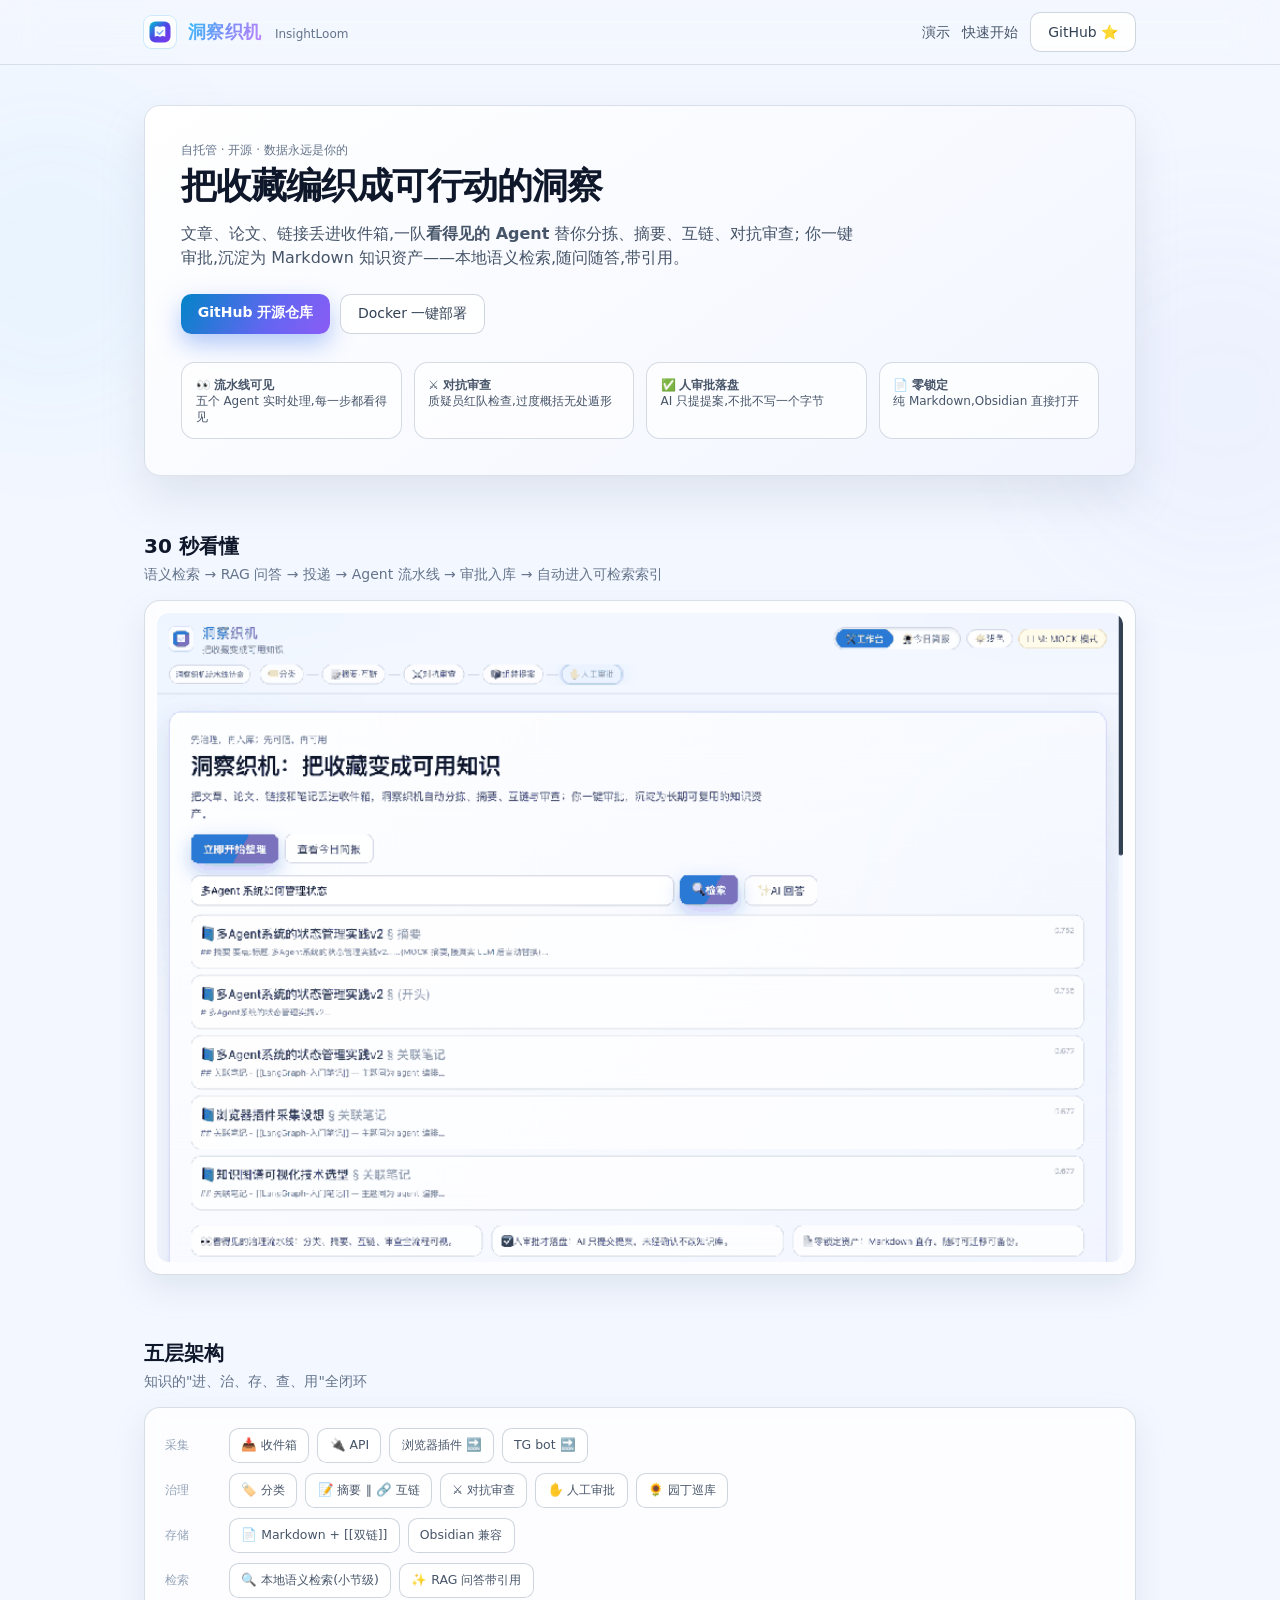
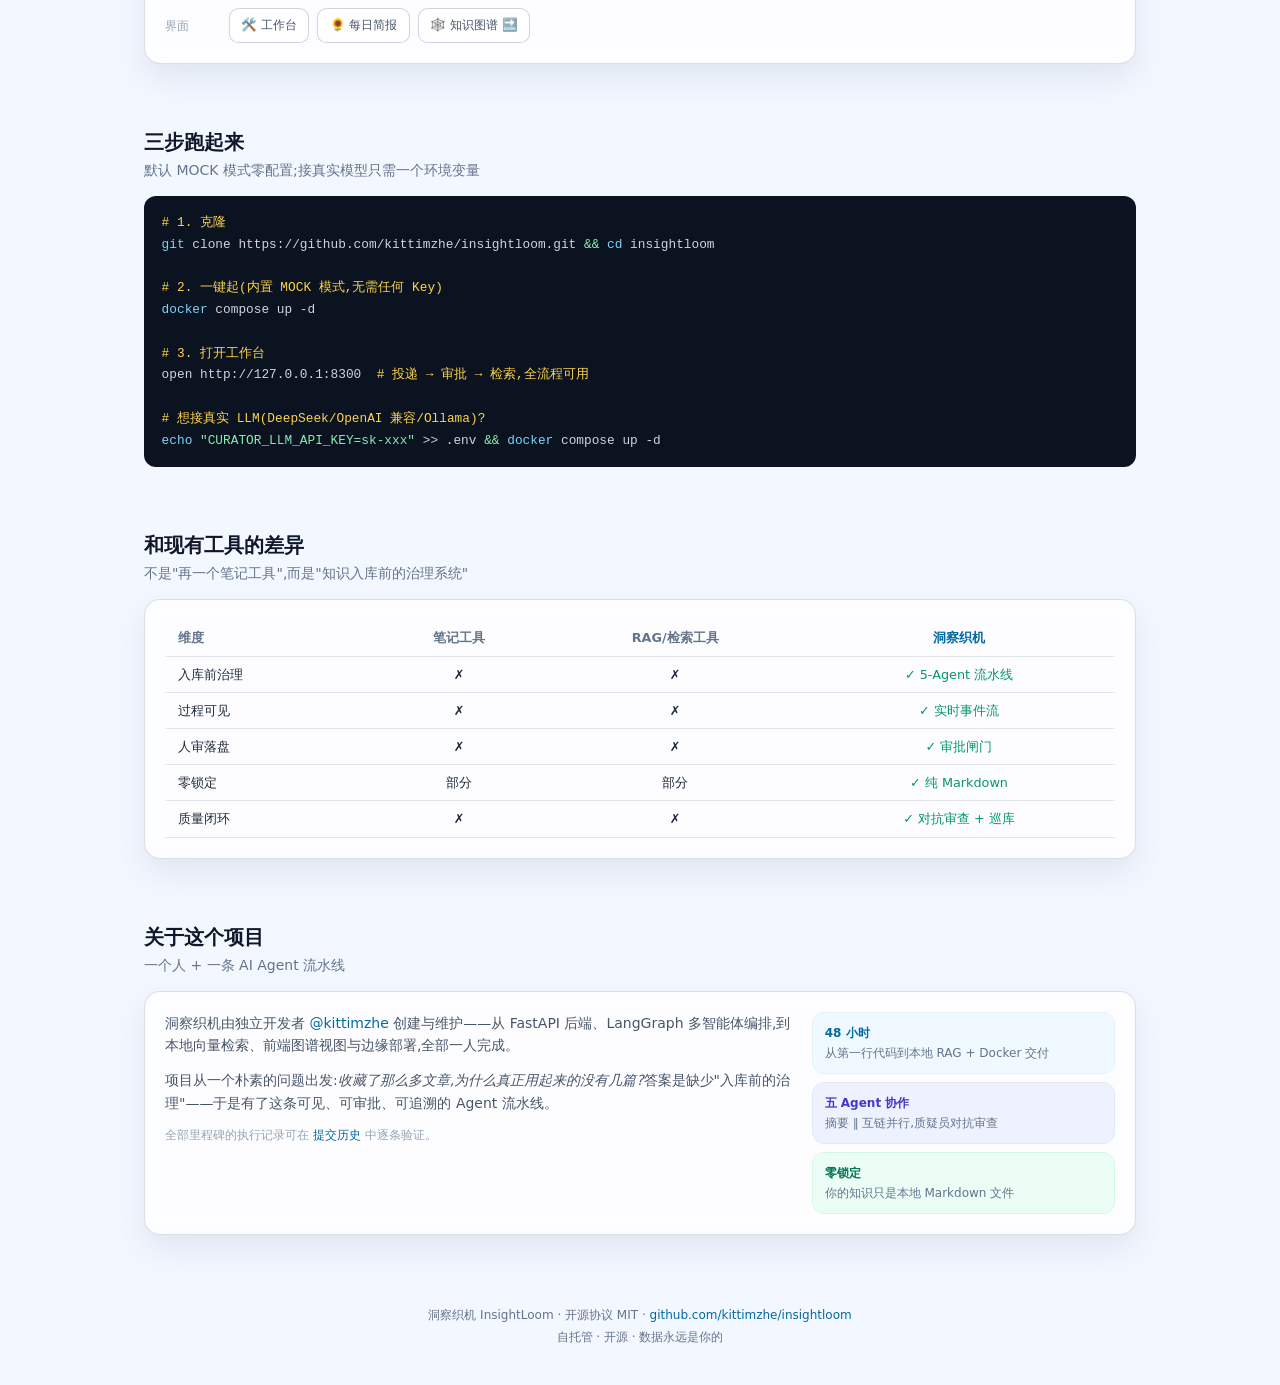
<file: site/index.html>
<!DOCTYPE html>
<html lang="zh-CN">
<head>
<meta charset="UTF-8">
<meta name="viewport" content="width=device-width, initial-scale=1.0">
<title>洞察织机 InsightLoom — 把收藏变成可用知识</title>
<meta name="description" content="洞察织机(InsightLoom)是自托管的 AI 知识治理工作台:一队看得见的 Agent 替你分拣、摘要、互链、对抗审查,你审批后落盘为 Markdown 知识资产,本地语义检索随问随答。">
<meta name="keywords" content="洞察织机,InsightLoom,知识管理,AI 笔记,自托管,知识库,Markdown,Obsidian,LangGraph,multi-agent">
<meta name="theme-color" content="#0ea5e9">
<link rel="canonical" href="https://insightloomapp.com/">
<meta property="og:type" content="website">
<meta property="og:site_name" content="洞察织机 InsightLoom">
<meta property="og:title" content="洞察织机 InsightLoom — 把收藏变成可用知识">
<meta property="og:description" content="一队看得见的 AI 图书管理员:分拣、摘要、互链、对抗审查,你审批后才落盘。本地语义检索,RAG 问答带引用。">
<meta property="og:url" content="https://insightloomapp.com/">
<meta property="og:image" content="https://insightloomapp.com/assets/og-image-insightloom-minimal.png">
<meta name="twitter:card" content="summary">
<meta name="twitter:title" content="洞察织机 InsightLoom — 把收藏变成可用知识">
<meta name="twitter:description" content="可见 multi-agent 治理流水线 + 人工审批 + 零锁定 Markdown + 本地语义检索。">
<meta name="twitter:image" content="https://insightloomapp.com/assets/og-image-insightloom-minimal.png">
<link rel="icon" type="image/svg+xml" href="assets/favicon-insightloom.svg">
<script src="assets/tailwind.js"></script>
<style>
  body {
    background:
      radial-gradient(980px 460px at 8% -10%, rgba(56, 189, 248, .18), transparent 60%),
      radial-gradient(840px 420px at 96% -8%, rgba(129, 140, 248, .16), transparent 58%),
      #f3f7ff;
  }
  .bg-orb { position: fixed; border-radius: 9999px; filter: blur(64px); pointer-events: none; z-index: 0; opacity: .28; }
  .orb-left { width: 320px; height: 320px; left: -110px; top: 100px; background: rgba(56,189,248,.18); }
  .orb-right { width: 360px; height: 360px; right: -120px; top: 220px; background: rgba(129,140,248,.16); }
  .brand-grad { background: linear-gradient(120deg,#38bdf8 0%,#818cf8 55%,#c084fc 100%); -webkit-background-clip: text; background-clip: text; color: transparent; }
  .glass-panel { background: rgba(255,255,255,.78); border: 1px solid rgba(148,163,184,.35); box-shadow: 0 14px 30px rgba(148,163,184,.2); backdrop-filter: blur(10px); }
  .hero-panel { background: linear-gradient(145deg, rgba(255,255,255,.96), rgba(241,245,255,.96)); border: 1px solid rgba(148,163,184,.3); box-shadow: 0 22px 42px rgba(148,163,184,.22); }
  .btn-primary { background: linear-gradient(120deg,#0284c7,#6366f1 60%,#8b5cf6); color:#fff; border-radius:.65rem; padding:.55rem 1.05rem; font-size:.875rem; font-weight:600; transition:.2s; box-shadow:0 10px 24px rgba(37,99,235,.35); display:inline-block; }
  .btn-primary:hover { transform: translateY(-1px); filter: brightness(1.06); }
  .btn-secondary { background: rgba(255,255,255,.88); color:#334155; border:1px solid rgba(148,163,184,.45); border-radius:.65rem; padding:.55rem 1.05rem; font-size:.875rem; transition:.2s; display:inline-block; }
  .btn-secondary:hover { color:#0f172a; border-color: rgba(56,189,248,.42); background: rgba(255,255,255,.98); }
  .feature-tile { border:1px solid rgba(148,163,184,.38); background: rgba(255,255,255,.74); border-radius:.85rem; padding:.85rem; color:#475569; transition:.2s; }
  .feature-tile:hover { border-color: rgba(125,211,252,.45); color:#334155; transform: translateY(-1px); }
  .layer-chip { border:1px solid rgba(148,163,184,.45); background:rgba(255,255,255,.85); border-radius:.6rem; padding:.45rem .7rem; font-size:.78rem; color:#475569; }
  .code-block { background:#0b1220; color:#cbd5e1; border-radius:.75rem; padding:1rem 1.1rem; font-size:.8rem; font-family:ui-monospace,Menlo,monospace; overflow-x:auto; line-height:1.7; }
  .code-block .c1{color:#7dd3fc} .code-block .c2{color:#86efac} .code-block .c3{color:#fcd34d}
  table.cmp { border-collapse: separate; border-spacing: 0; }
  table.cmp th, table.cmp td { padding:.5rem .8rem; font-size:.8rem; border-bottom:1px solid rgba(148,163,184,.25); text-align:center; }
  table.cmp th:first-child, table.cmp td:first-child { text-align:left; }
</style>
</head>
<body class="text-slate-800 min-h-screen antialiased relative">
<div class="bg-orb orb-left"></div><div class="bg-orb orb-right"></div>

<header class="border-b border-slate-300/70 bg-white/78 backdrop-blur-xl sticky top-0 z-40">
  <div class="max-w-5xl mx-auto px-4 py-3 flex items-center gap-3">
    <div class="w-8 h-8 rounded-lg overflow-hidden shadow-sm ring-1 ring-sky-200/70 bg-white/70 grid place-items-center">
      <img src="assets/icon-insightloom-mark.svg" alt="洞察织机图标" class="w-7 h-7 object-contain">
    </div>
    <div>
      <span class="text-lg font-bold tracking-wide brand-grad">洞察织机</span>
      <span class="ml-2 text-xs text-slate-500">InsightLoom</span>
    </div>
    <nav class="ml-auto flex items-center gap-3 text-sm">
      <a href="#demo" class="text-slate-600 hover:text-sky-700 transition hidden sm:inline">演示</a>
      <a href="#quickstart" class="text-slate-600 hover:text-sky-700 transition hidden sm:inline">快速开始</a>
      <a href="https://github.com/kittimzhe/insightloom" target="_blank" class="btn-secondary">GitHub ⭐</a>
    </nav>
  </div>
</header>

<main class="relative z-10 max-w-5xl mx-auto px-4">

  <!-- Hero -->
  <section class="pt-10 pb-6">
    <div class="hero-panel rounded-2xl p-7 md:p-9">
      <p class="text-xs text-slate-500 mb-2">自托管 · 开源 · 数据永远是你的</p>
      <h1 class="text-3xl md:text-4xl font-bold tracking-tight text-slate-900 leading-tight">把收藏编织成<br class="md:hidden">可行动的洞察</h1>
      <p class="text-sm md:text-base text-slate-600 mt-4 max-w-2xl leading-relaxed">
        文章、论文、链接丢进收件箱,一队<b>看得见的 Agent</b> 替你分拣、摘要、互链、对抗审查;
        你一键审批,沉淀为 Markdown 知识资产——本地语义检索,随问随答,带引用。
      </p>
      <div class="flex flex-wrap gap-2.5 mt-6">
        <a href="https://github.com/kittimzhe/insightloom" target="_blank" class="btn-primary">GitHub 开源仓库</a>
        <a href="#quickstart" class="btn-secondary">Docker 一键部署</a>
      </div>
      <div class="grid grid-cols-1 md:grid-cols-4 gap-3 mt-7 text-xs">
        <div class="feature-tile">👀 <b>流水线可见</b><br>五个 Agent 实时处理,每一步都看得见</div>
        <div class="feature-tile">⚔️ <b>对抗审查</b><br>质疑员红队检查,过度概括无处遁形</div>
        <div class="feature-tile">✅ <b>人审批落盘</b><br>AI 只提提案,不批不写一个字节</div>
        <div class="feature-tile">📄 <b>零锁定</b><br>纯 Markdown,Obsidian 直接打开</div>
      </div>
    </div>
  </section>

  <!-- Demo -->
  <section id="demo" class="py-8">
    <h2 class="text-xl font-bold text-slate-900 mb-1">30 秒看懂</h2>
    <p class="text-sm text-slate-500 mb-4">语义检索 → RAG 问答 → 投递 → Agent 流水线 → 审批入库 → 自动进入可检索索引</p>
    <div class="glass-panel rounded-2xl p-3">
      <img src="assets/demo.gif" alt="洞察织机 InsightLoom 演示:检索、问答、投递、审批、入库全流程" class="rounded-xl w-full">
    </div>
  </section>

  <!-- Architecture -->
  <section class="py-8">
    <h2 class="text-xl font-bold text-slate-900 mb-1">五层架构</h2>
    <p class="text-sm text-slate-500 mb-4">知识的"进、治、存、查、用"全闭环</p>
    <div class="glass-panel rounded-2xl p-5 space-y-2.5">
      <div class="flex items-center gap-2 flex-wrap">
        <span class="text-xs text-slate-400 w-14">采集</span><span class="layer-chip">📥 收件箱</span><span class="layer-chip">🔌 API</span><span class="layer-chip">浏览器插件 🔜</span><span class="layer-chip">TG bot 🔜</span>
      </div>
      <div class="flex items-center gap-2 flex-wrap">
        <span class="text-xs text-slate-400 w-14">治理</span><span class="layer-chip">🏷️ 分类</span><span class="layer-chip">📝 摘要 ∥ 🔗 互链</span><span class="layer-chip">⚔️ 对抗审查</span><span class="layer-chip">✋ 人工审批</span><span class="layer-chip">🌻 园丁巡库</span>
      </div>
      <div class="flex items-center gap-2 flex-wrap">
        <span class="text-xs text-slate-400 w-14">存储</span><span class="layer-chip">📄 Markdown + [[双链]]</span><span class="layer-chip">Obsidian 兼容</span>
      </div>
      <div class="flex items-center gap-2 flex-wrap">
        <span class="text-xs text-slate-400 w-14">检索</span><span class="layer-chip">🔍 本地语义检索(小节级)</span><span class="layer-chip">✨ RAG 问答带引用</span>
      </div>
      <div class="flex items-center gap-2 flex-wrap">
        <span class="text-xs text-slate-400 w-14">界面</span><span class="layer-chip">🛠 工作台</span><span class="layer-chip">🌻 每日简报</span><span class="layer-chip">🕸 知识图谱 🔜</span>
      </div>
    </div>
  </section>

  <!-- Quickstart -->
  <section id="quickstart" class="py-8">
    <h2 class="text-xl font-bold text-slate-900 mb-1">三步跑起来</h2>
    <p class="text-sm text-slate-500 mb-4">默认 MOCK 模式零配置;接真实模型只需一个环境变量</p>
    <div class="code-block">
<span class="c3"># 1. 克隆</span><br>
<span class="c1">git</span> clone https://github.com/kittimzhe/insightloom.git <span class="c2">&amp;&amp;</span> <span class="c1">cd</span> insightloom<br><br>
<span class="c3"># 2. 一键起(内置 MOCK 模式,无需任何 Key)</span><br>
<span class="c1">docker</span> compose up -d<br><br>
<span class="c3"># 3. 打开工作台</span><br>
open http://127.0.0.1:8300&nbsp;&nbsp;<span class="c3"># 投递 → 审批 → 检索,全流程可用</span><br><br>
<span class="c3"># 想接真实 LLM(DeepSeek/OpenAI 兼容/Ollama)?</span><br>
<span class="c1">echo</span> <span class="c2">"CURATOR_LLM_API_KEY=sk-xxx"</span> &gt;&gt; .env <span class="c2">&amp;&amp;</span> <span class="c1">docker</span> compose up -d
    </div>
  </section>

  <!-- Comparison -->
  <section class="py-8">
    <h2 class="text-xl font-bold text-slate-900 mb-1">和现有工具的差异</h2>
    <p class="text-sm text-slate-500 mb-4">不是"再一个笔记工具",而是"知识入库前的治理系统"</p>
    <div class="glass-panel rounded-2xl p-5 overflow-x-auto">
      <table class="cmp w-full">
        <thead><tr class="text-slate-500"><th>维度</th><th>笔记工具</th><th>RAG/检索工具</th><th class="text-sky-700">洞察织机</th></tr></thead>
        <tbody>
          <tr><td>入库前治理</td><td>✗</td><td>✗</td><td class="text-emerald-600 font-medium">✓ 5-Agent 流水线</td></tr>
          <tr><td>过程可见</td><td>✗</td><td>✗</td><td class="text-emerald-600 font-medium">✓ 实时事件流</td></tr>
          <tr><td>人审落盘</td><td>✗</td><td>✗</td><td class="text-emerald-600 font-medium">✓ 审批闸门</td></tr>
          <tr><td>零锁定</td><td>部分</td><td>部分</td><td class="text-emerald-600 font-medium">✓ 纯 Markdown</td></tr>
          <tr><td>质量闭环</td><td>✗</td><td>✗</td><td class="text-emerald-600 font-medium">✓ 对抗审查 + 巡库</td></tr>
        </tbody>
      </table>
    </div>
  </section>

  <!-- About -->
  <section class="py-8">
    <h2 class="text-xl font-bold text-slate-900 mb-1">关于这个项目</h2>
    <p class="text-sm text-slate-500 mb-4">一个人 + 一条 AI Agent 流水线</p>
    <div class="glass-panel rounded-2xl p-5 grid md:grid-cols-3 gap-5 text-sm">
      <div class="md:col-span-2 space-y-3 text-slate-600 leading-relaxed">
        <p>洞察织机由独立开发者 <a class="text-sky-700 hover:underline font-medium" href="https://github.com/kittimzhe" target="_blank">@kittimzhe</a> 创建与维护——从 FastAPI 后端、LangGraph 多智能体编排,到本地向量检索、前端图谱视图与边缘部署,全部一人完成。</p>
        <p>项目从一个朴素的问题出发:<em>收藏了那么多文章,为什么真正用起来的没有几篇?</em>答案是缺少"入库前的治理"——于是有了这条可见、可审批、可追溯的 Agent 流水线。</p>
        <p class="text-xs text-slate-400">全部里程碑的执行记录可在 <a class="text-sky-700 hover:underline" href="https://github.com/kittimzhe/insightloom/commits/main" target="_blank">提交历史</a> 中逐条验证。</p>
      </div>
      <div class="space-y-2">
        <div class="rounded-xl bg-sky-50 border border-sky-100 p-3">
          <p class="text-xs text-sky-700 font-semibold mb-1">48 小时</p>
          <p class="text-xs text-slate-500">从第一行代码到本地 RAG + Docker 交付</p>
        </div>
        <div class="rounded-xl bg-indigo-50 border border-indigo-100 p-3">
          <p class="text-xs text-indigo-700 font-semibold mb-1">五 Agent 协作</p>
          <p class="text-xs text-slate-500">摘要 ∥ 互链并行,质疑员对抗审查</p>
        </div>
        <div class="rounded-xl bg-emerald-50 border border-emerald-100 p-3">
          <p class="text-xs text-emerald-700 font-semibold mb-1">零锁定</p>
          <p class="text-xs text-slate-500">你的知识只是本地 Markdown 文件</p>
        </div>
      </div>
    </div>
  </section>

  <footer class="py-10 text-center text-xs text-slate-500 space-y-1.5">
    <p>洞察织机 InsightLoom · 开源协议 MIT · <a class="text-sky-700 hover:underline" href="https://github.com/kittimzhe/insightloom" target="_blank">github.com/kittimzhe/insightloom</a></p>
    <p>自托管 · 开源 · 数据永远是你的</p>
  </footer>
</main>
</body>
</html>
</file>
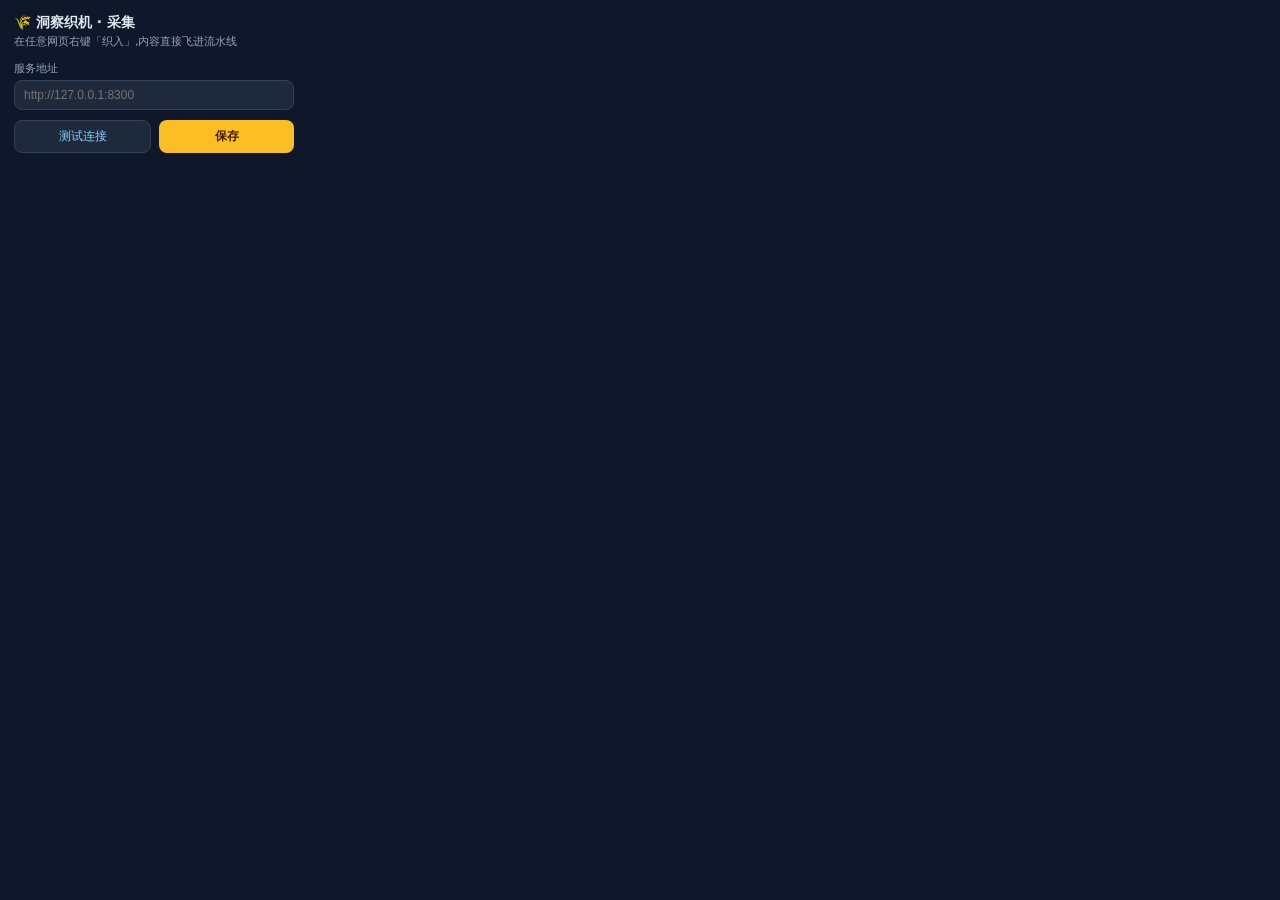
<file: web_extension/popup.html>
<!doctype html>
<html lang="zh">
<head>
<meta charset="utf-8">
<style>
  body { font-family: system-ui, -apple-system, "PingFang SC", sans-serif; width: 280px; margin: 0; padding: 14px; background: #0f172a; color: #e2e8f0; }
  h1 { font-size: 14px; margin: 0 0 2px; display: flex; align-items: center; gap: 6px; }
  p.sub { font-size: 11px; color: #94a3b8; margin: 0 0 12px; }
  label { font-size: 11px; color: #94a3b8; display: block; margin-bottom: 4px; }
  input { width: 100%; box-sizing: border-box; padding: 7px 9px; border-radius: 8px; border: 1px solid #334155; background: #1e293b; color: #e2e8f0; font-size: 12px; }
  .row { display: flex; gap: 8px; margin-top: 10px; }
  button { flex: 1; padding: 7px 0; border-radius: 8px; border: 0; font-size: 12px; cursor: pointer; }
  #save { background: #fbbf24; color: #451a03; font-weight: 600; }
  #test { background: #1e293b; color: #7dd3fc; border: 1px solid #334155; }
  #status { margin-top: 10px; font-size: 11px; min-height: 15px; color: #94a3b8; }
  #status.ok { color: #34d399; } #status.err { color: #f87171; }
</style>
</head>
<body>
  <h1>🌾 洞察织机 · 采集</h1>
  <p class="sub">在任意网页右键「织入」,内容直接飞进流水线</p>
  <label for="server">服务地址</label>
  <input id="server" placeholder="http://127.0.0.1:8300">
  <div class="row">
    <button id="test">测试连接</button>
    <button id="save">保存</button>
  </div>
  <div id="status"></div>
<script>
const $ = id => document.getElementById(id);
const DEFAULT_SERVER = "http://127.0.0.1:8300";

chrome.storage.local.get("server").then(({ server }) => { $("server").value = server || DEFAULT_SERVER; });

function setStatus(text, cls) { $("status").textContent = text; $("status").className = cls || ""; }

$("save").onclick = async () => {
  const v = $("server").value.trim().replace(/\/+$/, "");
  await chrome.storage.local.set({ server: v || DEFAULT_SERVER });
  setStatus("已保存 ✓", "ok");
};

$("test").onclick = async () => {
  const v = ($("server").value.trim() || DEFAULT_SERVER).replace(/\/+$/, "");
  setStatus("连接中…");
  try {
    const r = await fetch(`${v}/api/health`);
    const j = await r.json();
    if (j.ok) setStatus(`连接成功 · ${j.llm.mock ? "MOCK 模式" : "真实模型: " + j.llm.model}`, "ok");
    else setStatus("服务可达但状态异常", "err");
  } catch (e) {
    setStatus(`连不上 ${v} — 服务在跑吗?`, "err");
  }
};
</script>
</body>
</html>
</file>
